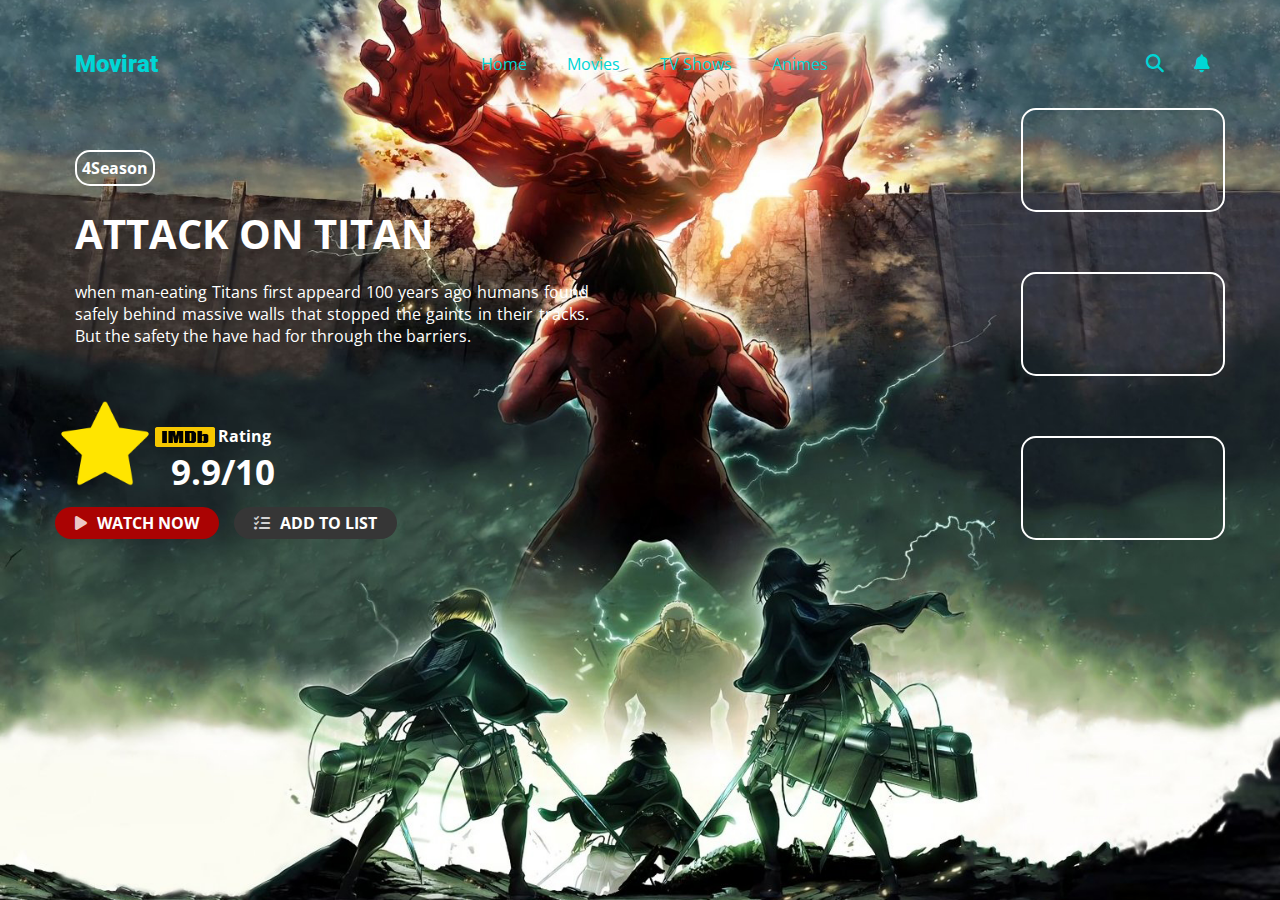
<file: attack.html>
<!DOCTYPE html>
<html lang="en">
<head>
    <meta charset="UTF-8">
    <meta name="viewport" content="width=device-width, initial-scale=1.0">
    <link rel="stylesheet" href="css/attack.css">
    <link rel="stylesheet" href="css/all.min.css">
    <script src="script.js"></script>
    <title>Movirat</title>
</head>
<body>
    <div class="container">
    <header>
        <div class="header-container">
        <h2 class="logo">Movirat</h2>
        <nav>
            <ul class="normalbar">
            <li><a href="index.html">Home</a></li>
            <li><a href="movies.html">Movies</a></li>
            <li><a href="tvshows.html">TV Shows</a></li>
            <li><a href="animes.html">Animes</a></li>
            </ul>

            <ul class="sidebar">
                <li><i class="fas fa-xmark" onclick="hideSidebar()"></i></a></li>
                <li><a href="index.html">Home</a></li>
                <li><a href="movies.html">Movies</a></li>
                <li><a href="tvshows.html">TV Shows</a></li>
                <li><a href="animes.html">Animes</a></li>
                </ul>
        </nav>
        <div class="icons">
        <i class="icon fas fa-magnifying-glass"></i>
        <i class="icon fas fa-bell"></i>
        <i class="icon fas fa-bars" onclick="showSidebar()" id="menu-btn"></i>
        </div>
        </div>
    </header>
    <main>
        <div class="main-container">
        <section class="description-section">
            <div class="description-container">
            <h4 class="season">4Season</h4>
            <h1 class="description-title">ATTACK ON TITAN</h1>
            <p class="description-text">when man-eating Titans first appeard 100 years ago humans found safely behind massive walls that stopped the gaints in their tracks. But the safety the have had for through the barriers.</p>
            </div>
            <div class="rating">
                <img src="Icons/Star.png" alt="Rating Star" width="100px" height="100px" id="star">
                <img src="Icons/imdb.png" alt="imdb logo" height="20px" width="60px" id="imdb">
                <p class="rating-text">Rating</p>
                <p class="rating-number">9.9/10</p>
            </div>
            <div class="btns">
                <a href="#"><i class="fas fa-play"></i><p>Watch Now</p></a>
                <a href="#"><i class="fas fa-list-check"></i>Add to list</a>
            </div>
        </section>
        <section class="videos-container">
            <div class="video"></div>
            <div class="video"></div>
            <div class="video"></div>
        </section>
    </div> 
    </main>
</div>
</body>
</html>
</file>
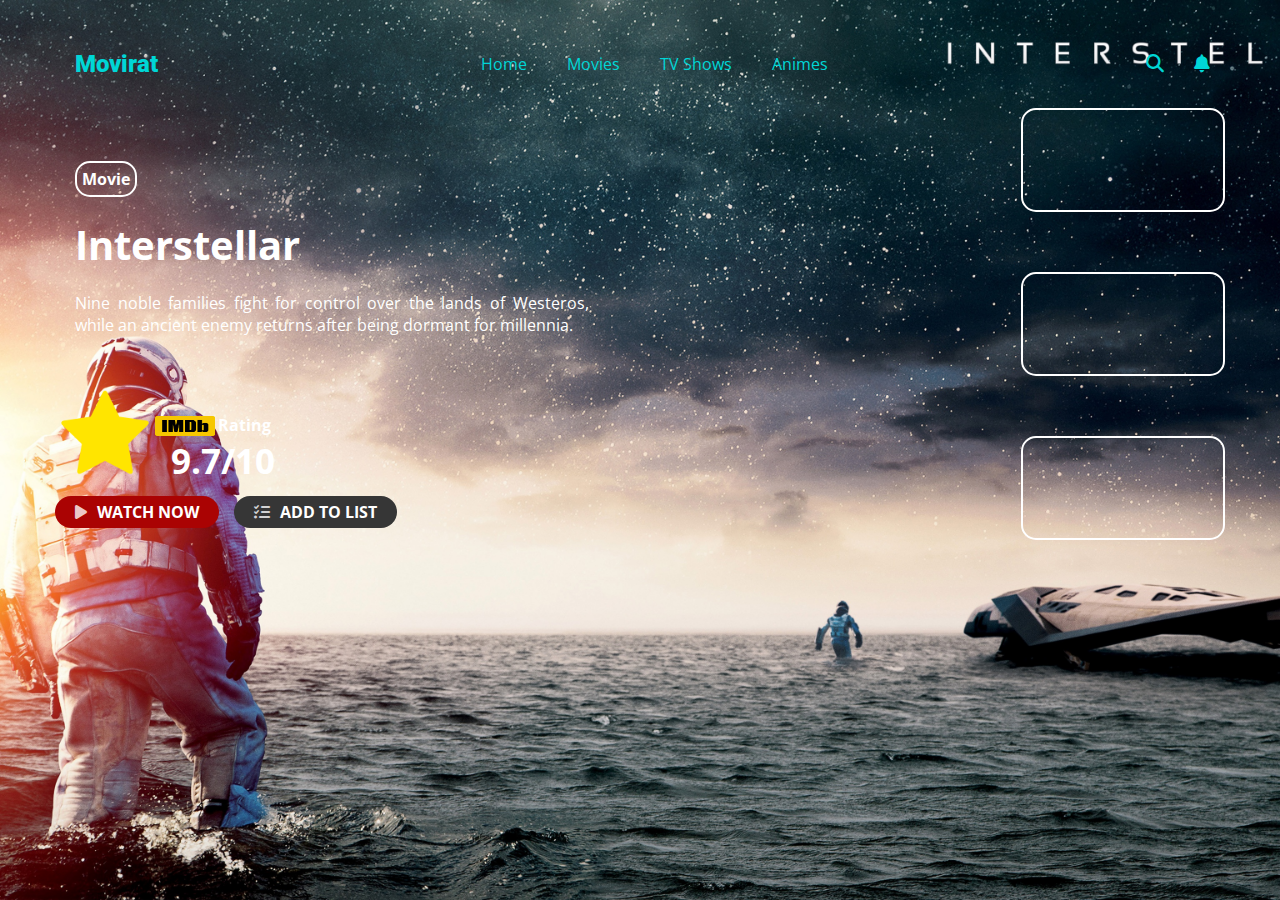
<file: interstellar.html>
<!DOCTYPE html>
<html lang="en">
<head>
    <meta charset="UTF-8">
    <meta name="viewport" content="width=device-width, initial-scale=1.0">
    <link rel="stylesheet" href="css/interstellar.css">
    <link rel="stylesheet" href="css/all.min.css">
    <script src="script.js"></script>
    <title>Movirat</title>
</head>
<body>
    <div class="container">
    <header>
        <div class="header-container">
        <h2 class="logo">Movirat</h2>
        <nav>
            <ul class="normalbar">
            <li><a href="index.html">Home</a></li>
            <li><a href="movies.html">Movies</a></li>
            <li><a href="tvshows.html">TV Shows</a></li>
            <li><a href="animes.html">Animes</a></li>
            </ul>

            <ul class="sidebar">
                <li><i class="fas fa-xmark" onclick="hideSidebar()"></i></a></li>
                <li><a href="index.html">Home</a></li>
                <li><a href="movies.html">Movies</a></li>
                <li><a href="tvshows.html">TV Shows</a></li>
                <li><a href="animes.html">Animes</a></li>
                </ul>
        </nav>
        <div class="icons">
        <i class="icon fas fa-magnifying-glass"></i>
        <i class="icon fas fa-bell"></i>
        <i class="icon fas fa-bars" onclick="showSidebar()" id="menu-btn"></i>
        </div>
        </div>
    </header>
    <main>
        <div class="main-container">
        <section class="description-section">
            <div class="description-container">
            <h4 class="season">Movie</h4>
            <h1 class="description-title">Interstellar</h1>
            <p class="description-text">Nine noble families fight for control over the lands of Westeros,
                while an ancient enemy returns after being dormant for millennia.</p>
            </div>
            <div class="rating">
                <img src="Icons/Star.png" alt="Rating Star" width="100px" height="100px" id="star">
                <img src="Icons/imdb.png" alt="imdb logo" height="20px" width="60px" id="imdb">
                <p class="rating-text">Rating</p>
                <p class="rating-number">9.7/10</p>
            </div>
            <div class="btns">
                <a href="#"><i class="fas fa-play"></i><p>Watch Now</p></a>
                <a href="#"><i class="fas fa-list-check"></i>Add to list</a>
            </div>
        </section>
        <section class="videos-container">
            <div class="video"></div>
            <div class="video"></div>
            <div class="video"></div>
        </section>
    </div> 
    </main>
</div>
</body>
</html>
</file>
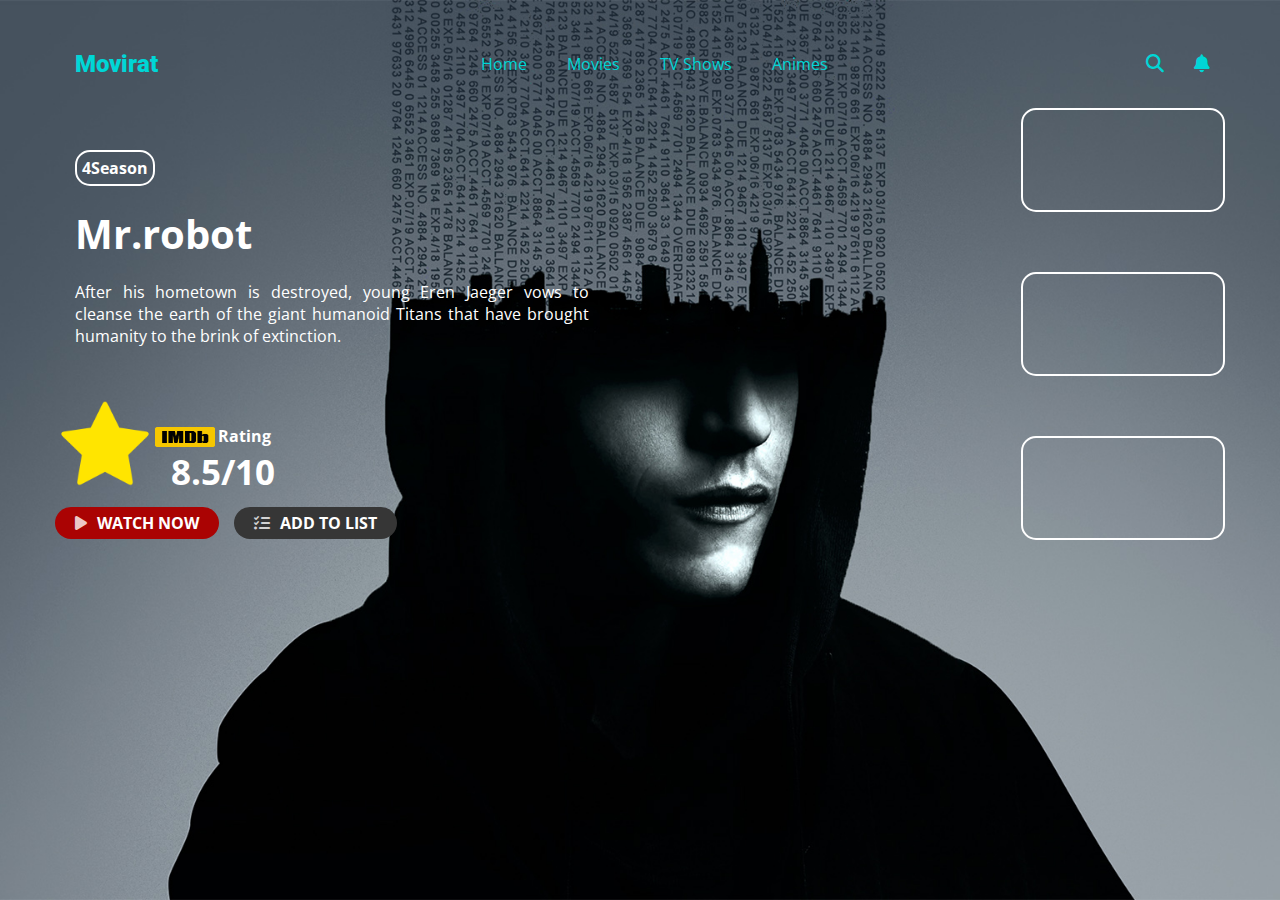
<file: mr-robot.html>
<!DOCTYPE html>
<html lang="en">
<head>
    <meta charset="UTF-8">
    <meta name="viewport" content="width=device-width, initial-scale=1.0">
    <link rel="stylesheet" href="css/mr-robot.css">
    <link rel="stylesheet" href="css/all.min.css">
    <script src="script.js"></script>
    <title>Movirat</title>
</head>
<body>
    <div class="container">
    <header>
        <div class="header-container">
        <h2 class="logo">Movirat</h2>
        <nav>
            <ul class="normalbar">
            <li><a href="index.html">Home</a></li>
            <li><a href="movies.html">Movies</a></li>
            <li><a href="tvshows.html">TV Shows</a></li>
            <li><a href="animes.html">Animes</a></li>
            </ul>

            <ul class="sidebar">
                <li><i class="fas fa-xmark" onclick="hideSidebar()"></i></a></li>
                <li><a href="index.html">Home</a></li>
                <li><a href="movies.html">Movies</a></li>
                <li><a href="tvshows.html">TV Shows</a></li>
                <li><a href="animes.html">Animes</a></li>
                </ul>
        </nav>
        <div class="icons">
        <i class="icon fas fa-magnifying-glass"></i>
        <i class="icon fas fa-bell"></i>
        <i class="icon fas fa-bars" onclick="showSidebar()" id="menu-btn"></i>
        </div>
        </div>
    </header>
    <main>
        <div class="main-container">
        <section class="description-section">
            <div class="description-container">
            <h4 class="season">4Season</h4>
            <h1 class="description-title">Mr.robot</h1>
            <p class="description-text">After his hometown is destroyed, young Eren Jaeger vows to cleanse the earth of the giant humanoid Titans that have brought humanity to the brink of extinction.
            </p>
            </div>
            <div class="rating">
                <img src="Icons/Star.png" alt="Rating Star" width="100px" height="100px" id="star">
                <img src="Icons/imdb.png" alt="imdb logo" height="20px" width="60px" id="imdb">
                <p class="rating-text">Rating</p>
                <p class="rating-number">8.5/10</p>
            </div>
            <div class="btns">
                <a href="#"><i class="fas fa-play"></i><p>Watch Now</p></a>
                <a href="#"><i class="fas fa-list-check"></i>Add to list</a>
            </div>
        </section>
        <section class="videos-container">
            <div class="video"></div>
            <div class="video"></div>
            <div class="video"></div>
        </section>
    </div> 
    </main>
</div>
</body>
</html>
</file>
<file: css/attack.css>
:root{
    --primary-color:#00d6d6;
    --pirmary-color2:#00ffff3d;
    --surface-1:#010101;
    --surface-2:#1e1e1e;
    --surface-3:#363636;
    --surface-4:#4f4f4f;
}

@font-face {
    font-family: Roboto;
    src: url("../Fonts/Roboto-Black.ttf");
}
@font-face {
    font-family: sans;
    src: url("../Fonts/OpenSans-VariableFont_wdth\,wght.ttf");
}
html{
    min-height: 100vh;
    /* overflow: hidden; */
}
*{
    padding: 0;
    margin: 0;
}


main{
    overflow: hidden;
}

body{
    position: relative;
    top: 0;
    background-image: url(../Images/animes/attack\ on\ titan.png);
    background-size: cover;
    background-position: center;
    background-repeat: no-repeat;
}

header{
    margin-top: 50px;
}

.header-container{
    display: flex;
    align-items: center;
    flex-direction: row;
    justify-content: space-between;
}

.header-icon{
    margin: 0 15px;
}

.normalbar{
    align-self: center;
}

.icons{
    display: flex;
    margin: auto 0;
    align-items: center;
    align-self: flex-end;
}

.icons a svg:hover{
    fill: #F0F0F0;
}

.logo{
    margin: 0 20px;
    color: var(--primary-color);
    font-family: Roboto;
}

nav ul{
    display: flex;
    flex-direction: row;
    align-items: center;
    list-style: none;
}

nav a{
    margin: 10px 10px;
    padding: 5px 10px;
    border-radius: 10px;
    color: var(--primary-color);
    text-decoration: none;
    font-family: sans;
    transition: 0.3s;
}

svg{
    margin: 0 10px;
}

a svg:hover{
    fill: #F0F0F0;
}

nav a:hover{
    color: #F0F0F0;
    background-color: var(--pirmary-color2);

}

.sidebar{
    display: flex;
    flex-direction: column;
    position: fixed;
    top: 0;
    right: 0;
    height: 100vh;
    width: 0px;
    z-index: 999;
    background-color: rgba(0, 0, 0, 0.593);
    list-style: none;
    backdrop-filter: blur(5px);
    transition: 0.3s;
}

.sidebar li{
    margin: 20px 0;
    width: 100%;
    text-align: center;
}

.season, .description-title, .description-text{
    color: white;
    margin: 10px 0;
    font-family: sans;
}

.description-title{
    font-size: 2.5rem;
    width: fit-content;
}
.description-text{
    text-align: justify;
    width: 60%;
}
.season{
    width: fit-content;
    border: white 2px solid;
    padding: 5px;
    border-radius: 15px;
}
.description-section{
    display: flex;
    flex-direction: column;
    width: fit-content;
    align-self: flex-start;
    height: fit-content;
    align-self: center;
}
.description-container{
    display: flex;
    flex-direction: column;
    /* width: 45%; */
    margin: 40px 90px 40px 20px;
    /* float: left; */
}

.rating{
    float: left;
    display: grid;
    grid-template-columns: 100px 60px 75px;
    grid-template-rows: 50px 50px;
    width: fit-content;
}

.rating-text{
    color: white;
    font-family: sans;
    font-weight: bold;
    margin: 0px 3px;
    align-self: self-end;
}

.videos-container{
    overflow: auto;
    align-self: flex-end;
    display: flex;
    flex-direction: column;
    align-items: flex-end;
    flex-shrink: 0;
}

.video{
    width: 200px;
    height: 100px;
    border: white 2px solid;
    border-radius: 15px; 
    margin: 30px 0px;
    flex-shrink: 0;
}

#star{
    grid-row: 1/2;
}

#imdb{
    align-self: self-end;
}

.rating-number{
    color: white;
    grid-column: 2/4;
    grid-row: 2;
    font-family: sans;
    font-weight: bold;
    font-size: 2.2rem;
    align-self: self-start;
    justify-self: center;
    height: fit-content;
}

.main-container{
    display: flex;
    flex-direction: row;
    /* margin: 0 50px; */
}

.container{
    padding: 0 15px;
    margin-left: auto;
    margin-right: auto;
}
.btns{
    font-family: sans;
    margin: 10px 0;
    display: flex;
    gap: 15px;
}
.btns a{
    display: flex;
    align-items: center;
    text-decoration: none;
    color: white;
    border-radius: 20px;
    padding: 5px 20px;
    font-weight: bold;
    text-transform: uppercase;
    background-color: #aa0303;
    transition: 0.3s;
}

.btns a i{
    margin-right:10px;
    color: #ffffffc8;
}

.btns a:hover{
    background-color: #590000;
    color: #ffffffc8;
}

.btns a:hover i{
    color: #FFFFFF;
}

.btns a:nth-child(2){
    background-color: var(--surface-3);
}

.btns a:nth-child(2):hover{
    background-color: #212121;
}

.fa-xmark{
 color: #00d6d6;
 height: 24px;
 padding-top: 20px;
 width: 24px;
}

.icon{
    color: #00d6d6;
    margin: 0 15px;
    cursor: pointer;
    font-size: 18px;
    transition: 0.3s;
}

.icon:hover{
    color: #F0F0F0;
}


@media (max-width:1000px){
   .main-container{
    flex-direction: column;
   }
   .description-section{
    align-self: center;
    align-items: center;
   }
   .videos-container{
    align-self: center;
   }
   .description-container{
    align-items: center;
    margin: 0 auto;
    margin-top: 30px;
   }
   .normalbar{
    display: none;
   }

   .header-container .icons{
    margin-left: auto;
   } 

   .header-container .logo{
    margin-right: auto;
   }
   .description-text{
    width: 100%;
   } 
}

@media (max-width: 457px){
    .description-title{
        font-size: 2rem;
    }
    .description-text{
        width: 100%;
    }
}

@media (min-width: 1000px){
    #menu-btn{
        display: none;
    }
}

 @media (min-width: 768px){
    .container{
       width: 750px;
    }
}

@media (min-width: 970px){
    .container{
        width: 922px;
    }
}

@media (min-width: 1200px){
    .container{
        width: 1170px;
    }
}
</file>
<file: css/interstellar.css>
:root{
    --primary-color:#00d6d6;
    --pirmary-color2:#00ffff3d;
    --surface-1:#010101;
    --surface-2:#1e1e1e;
    --surface-3:#363636;
    --surface-4:#4f4f4f;
}

@font-face {
    font-family: Roboto;
    src: url("../Fonts/Roboto-Black.ttf");
}
@font-face {
    font-family: sans;
    src: url("../Fonts/OpenSans-VariableFont_wdth\,wght.ttf");
}
html{
    min-height: 100vh;
    /* overflow: hidden; */
}
*{
    padding: 0;
    margin: 0;
}


main{
    overflow: hidden;
}

body{
    position: relative;
    top: 0;
    background-image: url(../Images/movies/intersteallar-1920x1080.jpg);
    background-size: cover;
    background-position: center;
    background-repeat: no-repeat;
}

header{
    margin-top: 50px;
}

.header-container{
    display: flex;
    align-items: center;
    flex-direction: row;
    justify-content: space-between;
}

.header-icon{
    margin: 0 15px;
}

.normalbar{
    align-self: center;
}

.icons{
    display: flex;
    margin: auto 0;
    align-items: center;
    align-self: flex-end;
}

.icons a svg:hover{
    fill: #F0F0F0;
}

.logo{
    margin: 0 20px;
    color: var(--primary-color);
    font-family: Roboto;
}

nav ul{
    display: flex;
    flex-direction: row;
    align-items: center;
    list-style: none;
}

nav a{
    margin: 10px 10px;
    padding: 5px 10px;
    border-radius: 10px;
    color: var(--primary-color);
    text-decoration: none;
    font-family: sans;
    transition: 0.3s;
}

svg{
    margin: 0 10px;
}

a svg:hover{
    fill: #F0F0F0;
}

nav a:hover{
    color: #F0F0F0;
    background-color: var(--pirmary-color2);

}

.sidebar{
    display: flex;
    flex-direction: column;
    position: fixed;
    top: 0;
    right: 0;
    height: 100vh;
    width: 0px;
    z-index: 999;
    background-color: rgba(0, 0, 0, 0.593);
    list-style: none;
    backdrop-filter: blur(5px);
    transition: 0.3s;
}

.sidebar li{
    margin: 20px 0;
    width: 100%;
    text-align: center;
}

.season, .description-title, .description-text{
    color: white;
    margin: 10px 0;
    font-family: sans;
}

.description-title{
    font-size: 2.5rem;
    width: fit-content;
}
.description-text{
    text-align: justify;
    width: 60%;
}
.season{
    width: fit-content;
    border: white 2px solid;
    padding: 5px;
    border-radius: 15px;
}
.description-section{
    display: flex;
    flex-direction: column;
    width: fit-content;
    align-self: flex-start;
    height: fit-content;
    align-self: center;
}
.description-container{
    display: flex;
    flex-direction: column;
    /* width: 45%; */
    margin: 40px 90px 40px 20px;
    /* float: left; */
}

.rating{
    float: left;
    display: grid;
    grid-template-columns: 100px 60px 75px;
    grid-template-rows: 50px 50px;
    width: fit-content;
}

.rating-text{
    color: white;
    font-family: sans;
    font-weight: bold;
    margin: 0px 3px;
    align-self: self-end;
}

.videos-container{
    overflow: auto;
    align-self: flex-end;
    display: flex;
    flex-direction: column;
    align-items: flex-end;
    flex-shrink: 0;
}

.video{
    width: 200px;
    height: 100px;
    border: white 2px solid;
    border-radius: 15px; 
    margin: 30px 0px;
    flex-shrink: 0;
}

#star{
    grid-row: 1/2;
}

#imdb{
    align-self: self-end;
}

.rating-number{
    color: white;
    grid-column: 2/4;
    grid-row: 2;
    font-family: sans;
    font-weight: bold;
    font-size: 2.2rem;
    align-self: self-start;
    justify-self: center;
    height: fit-content;
}

.main-container{
    display: flex;
    flex-direction: row;
    /* margin: 0 50px; */
}

.container{
    padding: 0 15px;
    margin-left: auto;
    margin-right: auto;
}
.btns{
    font-family: sans;
    margin: 10px 0;
    display: flex;
    gap: 15px;
}
.btns a{
    display: flex;
    align-items: center;
    text-decoration: none;
    color: white;
    border-radius: 20px;
    padding: 5px 20px;
    font-weight: bold;
    text-transform: uppercase;
    background-color: #aa0303;
    transition: 0.3s;
}

.btns a i{
    margin-right:10px;
    color: #ffffffc8;
}

.btns a:hover{
    background-color: #590000;
    color: #ffffffc8;
}

.btns a:hover i{
    color: #FFFFFF;
}

.btns a:nth-child(2){
    background-color: var(--surface-3);
}

.btns a:nth-child(2):hover{
    background-color: #212121;
}

.fa-xmark{
 color: #00d6d6;
 height: 24px;
 padding-top: 20px;
 width: 24px;
}

.icon{
    color: #00d6d6;
    margin: 0 15px;
    cursor: pointer;
    font-size: 18px;
    transition: 0.3s;
}

.icon:hover{
    color: #F0F0F0;
}


@media (max-width:1000px){
   .main-container{
    flex-direction: column;
   }
   .description-section{
    align-self: center;
    align-items: center;
   }
   .videos-container{
    align-self: center;
   }
   .description-container{
    align-items: center;
    margin: 0 auto;
    margin-top: 30px;
   }
   .normalbar{
    display: none;
   }

   .header-container .icons{
    margin-left: auto;
   } 

   .header-container .logo{
    margin-right: auto;
   }
   .description-text{
    width: 100%;
   } 
}

@media (max-width: 457px){
    .description-title{
        font-size: 2rem;
    }
    .description-text{
        width: 100%;
    }
}

@media (min-width: 1000px){
    #menu-btn{
        display: none;
    }
}

 @media (min-width: 768px){
    .container{
       width: 750px;
    }
}

@media (min-width: 970px){
    .container{
        width: 922px;
    }
}

@media (min-width: 1200px){
    .container{
        width: 1170px;
    }
}
</file>
<file: css/mr-robot.css>
:root{
    --primary-color:#00d6d6;
    --pirmary-color2:#00ffff3d;
    --surface-1:#010101;
    --surface-2:#1e1e1e;
    --surface-3:#363636;
    --surface-4:#4f4f4f;
}

@font-face {
    font-family: Roboto;
    src: url("../Fonts/Roboto-Black.ttf");
}
@font-face {
    font-family: sans;
    src: url("../Fonts/OpenSans-VariableFont_wdth\,wght.ttf");
}
html{
    min-height: 100vh;
    /* overflow: hidden; */
}
*{
    padding: 0;
    margin: 0;
}


main{
    overflow: hidden;
}

body{
    position: relative;
    top: 0;
    background-image: url(../Images/tvshows/mr-robot-1920x1080.jpg);
    background-size: cover;
    background-position: center;
    background-repeat: no-repeat;
}

header{
    margin-top: 50px;
}

.header-container{
    display: flex;
    align-items: center;
    flex-direction: row;
    justify-content: space-between;
}

.header-icon{
    margin: 0 15px;
}

.normalbar{
    align-self: center;
}

.icons{
    display: flex;
    margin: auto 0;
    align-items: center;
    align-self: flex-end;
}

.icons a svg:hover{
    fill: #F0F0F0;
}

.logo{
    margin: 0 20px;
    color: var(--primary-color);
    font-family: Roboto;
}

nav ul{
    display: flex;
    flex-direction: row;
    align-items: center;
    list-style: none;
}

nav a{
    margin: 10px 10px;
    padding: 5px 10px;
    border-radius: 10px;
    color: var(--primary-color);
    text-decoration: none;
    font-family: sans;
    transition: 0.3s;
}

svg{
    margin: 0 10px;
}

a svg:hover{
    fill: #F0F0F0;
}

nav a:hover{
    color: #F0F0F0;
    background-color: var(--pirmary-color2);

}

.sidebar{
    display: flex;
    flex-direction: column;
    position: fixed;
    top: 0;
    right: 0;
    height: 100vh;
    width: 0px;
    z-index: 999;
    background-color: rgba(0, 0, 0, 0.593);
    list-style: none;
    backdrop-filter: blur(5px);
    transition: 0.3s;
}

.sidebar li{
    margin: 20px 0;
    width: 100%;
    text-align: center;
}

.season, .description-title, .description-text{
    color: white;
    margin: 10px 0;
    font-family: sans;
}

.description-title{
    font-size: 2.5rem;
    width: fit-content;
}
.description-text{
    text-align: justify;
    width: 60%;
}
.season{
    width: fit-content;
    border: white 2px solid;
    padding: 5px;
    border-radius: 15px;
}
.description-section{
    display: flex;
    flex-direction: column;
    width: fit-content;
    align-self: flex-start;
    height: fit-content;
    align-self: center;
}
.description-container{
    display: flex;
    flex-direction: column;
    /* width: 45%; */
    margin: 40px 90px 40px 20px;
    /* float: left; */
}

.rating{
    float: left;
    display: grid;
    grid-template-columns: 100px 60px 75px;
    grid-template-rows: 50px 50px;
    width: fit-content;
}

.rating-text{
    color: white;
    font-family: sans;
    font-weight: bold;
    margin: 0px 3px;
    align-self: self-end;
}

.videos-container{
    overflow: auto;
    align-self: flex-end;
    display: flex;
    flex-direction: column;
    align-items: flex-end;
    flex-shrink: 0;
}

.video{
    width: 200px;
    height: 100px;
    border: white 2px solid;
    border-radius: 15px; 
    margin: 30px 0px;
    flex-shrink: 0;
}

#star{
    grid-row: 1/2;
}

#imdb{
    align-self: self-end;
}

.rating-number{
    color: white;
    grid-column: 2/4;
    grid-row: 2;
    font-family: sans;
    font-weight: bold;
    font-size: 2.2rem;
    align-self: self-start;
    justify-self: center;
    height: fit-content;
}

.main-container{
    display: flex;
    flex-direction: row;
    /* margin: 0 50px; */
}

.container{
    padding: 0 15px;
    margin-left: auto;
    margin-right: auto;
}
.btns{
    font-family: sans;
    margin: 10px 0;
    display: flex;
    gap: 15px;
}
.btns a{
    display: flex;
    align-items: center;
    text-decoration: none;
    color: white;
    border-radius: 20px;
    padding: 5px 20px;
    font-weight: bold;
    text-transform: uppercase;
    background-color: #aa0303;
    transition: 0.3s;
}

.btns a i{
    margin-right:10px;
    color: #ffffffc8;
}

.btns a:hover{
    background-color: #590000;
    color: #ffffffc8;
}

.btns a:hover i{
    color: #FFFFFF;
}

.btns a:nth-child(2){
    background-color: var(--surface-3);
}

.btns a:nth-child(2):hover{
    background-color: #212121;
}

.fa-xmark{
 color: #00d6d6;
 height: 24px;
 padding-top: 20px;
 width: 24px;
}

.icon{
    color: #00d6d6;
    margin: 0 15px;
    cursor: pointer;
    font-size: 18px;
    transition: 0.3s;
}

.icon:hover{
    color: #F0F0F0;
}


@media (max-width:1000px){
   .main-container{
    flex-direction: column;
   }
   .description-section{
    align-self: center;
    align-items: center;
   }
   .videos-container{
    align-self: center;
   }
   .description-container{
    align-items: center;
    margin: 0 auto;
    margin-top: 30px;
   }
   .normalbar{
    display: none;
   }

   .header-container .icons{
    margin-left: auto;
   } 

   .header-container .logo{
    margin-right: auto;
   }
   .description-text{
    width: 100%;
   } 
}

@media (max-width: 457px){
    .description-title{
        font-size: 2rem;
    }
    .description-text{
        width: 100%;
    }
}

@media (min-width: 1000px){
    #menu-btn{
        display: none;
    }
}

 @media (min-width: 768px){
    .container{
       width: 750px;
    }
}

@media (min-width: 970px){
    .container{
        width: 922px;
    }
}

@media (min-width: 1200px){
    .container{
        width: 1170px;
    }
}
</file>
